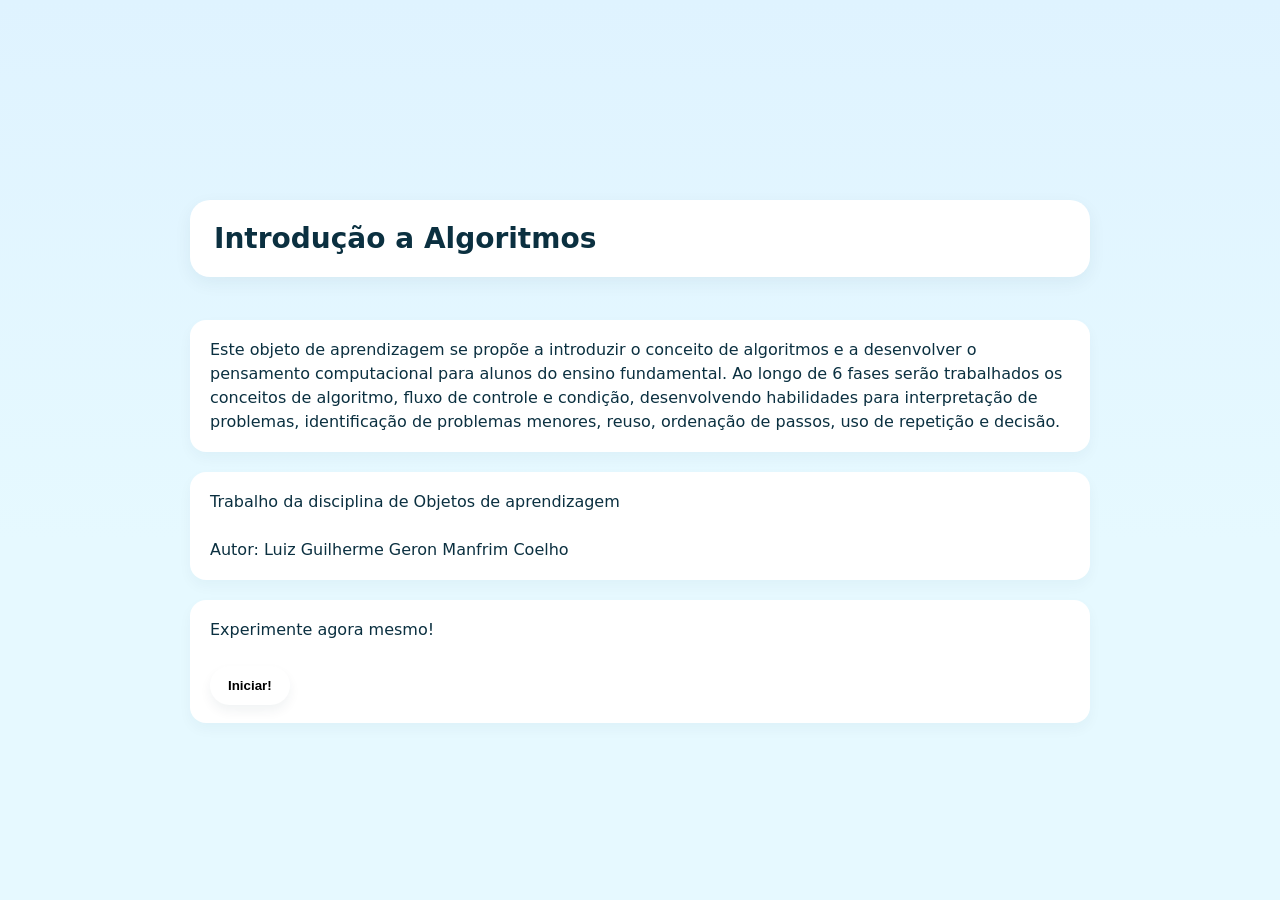
<file: index.html>
<!doctype html>
<html lang="pt-BR">
<head>
  <meta charset="utf-8" />
  <meta name="viewport" content="width=device-width, initial-scale=1" />
  <title>Introdução a Algoritmos</title>
  <style>
    :root{
      --bg: #dff3ff;
      --card: #ffffff;
      --radius: 16px;
      --gap: 20px;
      --maxw: 900px;
      --text-color: #0b3040;
    }

    *{box-sizing:border-box}
    html,body{
      height:100%;
      margin:0;
      font-family: Inter, system-ui, -apple-system, "Segoe UI", Roboto, "Helvetica Neue", Arial;
      background: linear-gradient(180deg, var(--bg), #e6f9ff 60%);
      color: var(--text-color);
      -webkit-font-smoothing:antialiased;
      -moz-osx-font-smoothing:grayscale;
    }

    .page{
      min-height:100%;
      display:flex;
      align-items:center;
      justify-content:center;
      padding:48px 16px;
    }

    .card{
      width:100%;
      max-width:var(--maxw);
      display:grid;
      grid-template-columns: 1fr;
      gap:var(--gap);
    }

    .title-box{
      background:var(--card);
      padding:22px 24px;
      border-radius: calc(var(--radius) + 4px);
      box-shadow: 0 6px 18px rgba(11,48,64,0.06);
      font-size:clamp(20px, 3.6vw, 28px);
      font-weight:700;
      display:flex;
      align-items:center;
      justify-content:space-between;
    }

    .text-block{
      background:var(--card);
      padding:18px 20px;
      border-radius:var(--radius);
      box-shadow: 0 6px 14px rgba(11,48,64,0.04);
      line-height:1.5;
      font-size:16px;
    }

    .controls{
      display:flex;
      gap:12px;
      justify-content:space-between;
      align-items:center;
      margin-top:6px;
    }

    .btn{
      background: var(--card);
      border:0;
      padding:12px 18px;
      border-radius:999px;
      box-shadow: 0 6px 12px rgba(11,48,64,0.06);
      cursor:pointer;
      font-weight:600;
      transition:transform .12s ease, box-shadow .12s ease, background .12s ease;
    }

    .btn:disabled{
      background:#e5e5e5;
      cursor:not-allowed;
      opacity:0.8;
    }

    .btn:active{transform:translateY(1px)}
    .btn:focus{outline:3px solid rgba(11,48,64,0.08)}

    .btn.secondary{
      padding:10px 16px;
    }

    .btn-danger{
      background:#ffdddd;
      color:#7a0000;
      font-weight:700;
    }

    @media (min-width:700px){
      .card{
        grid-template-columns: 1fr;
      }
      .controls{
        display:flex;
      }
    }
    
    .status-badge{
      float:right;
      padding:4px 10px;
      border-radius:12px;
      font-size:14px;
      font-weight:600;
      color:white;
    }

    .status-pendente{
      background:#7e7e7e;
    }

    .status-concluido{
      background:#2e9d3d;
    }
  </style>
</head>
<body>
  <main class="page">
    <section class="card" role="main" aria-labelledby="page-title">
      <h1 id="page-title" class="title-box">Introdução a Algoritmos
      </h1>

      <article class="text-block">
        Este objeto de aprendizagem se propõe a introduzir o conceito de algoritmos e a desenvolver o pensamento computacional para alunos do ensino fundamental. Ao longo de 6 fases serão trabalhados os conceitos de algoritmo, fluxo de controle e condição, desenvolvendo habilidades para interpretação de problemas, identificação de problemas menores, reuso, ordenação de passos, uso de repetição e decisão.
      </article>

      <article class="text-block">
        Trabalho da disciplina de Objetos de aprendizagem
        <br><br>
        Autor: Luiz Guilherme Geron Manfrim Coelho
      </article>

      <article class="text-block">
        Experimente agora mesmo!
        <br><br>
        <button id="startBtn" class="btn" type="button">Iniciar!</button>
      </article>
    </section>
  </main>
  <script>
    const startBtn = document.getElementById('startBtn');

    function iniciar() {
      window.location.href = 'Implementação/Teste2/fase1.html';
    }

    startBtn.addEventListener('click', iniciar);
  </script>
</body>
</html>
</file>
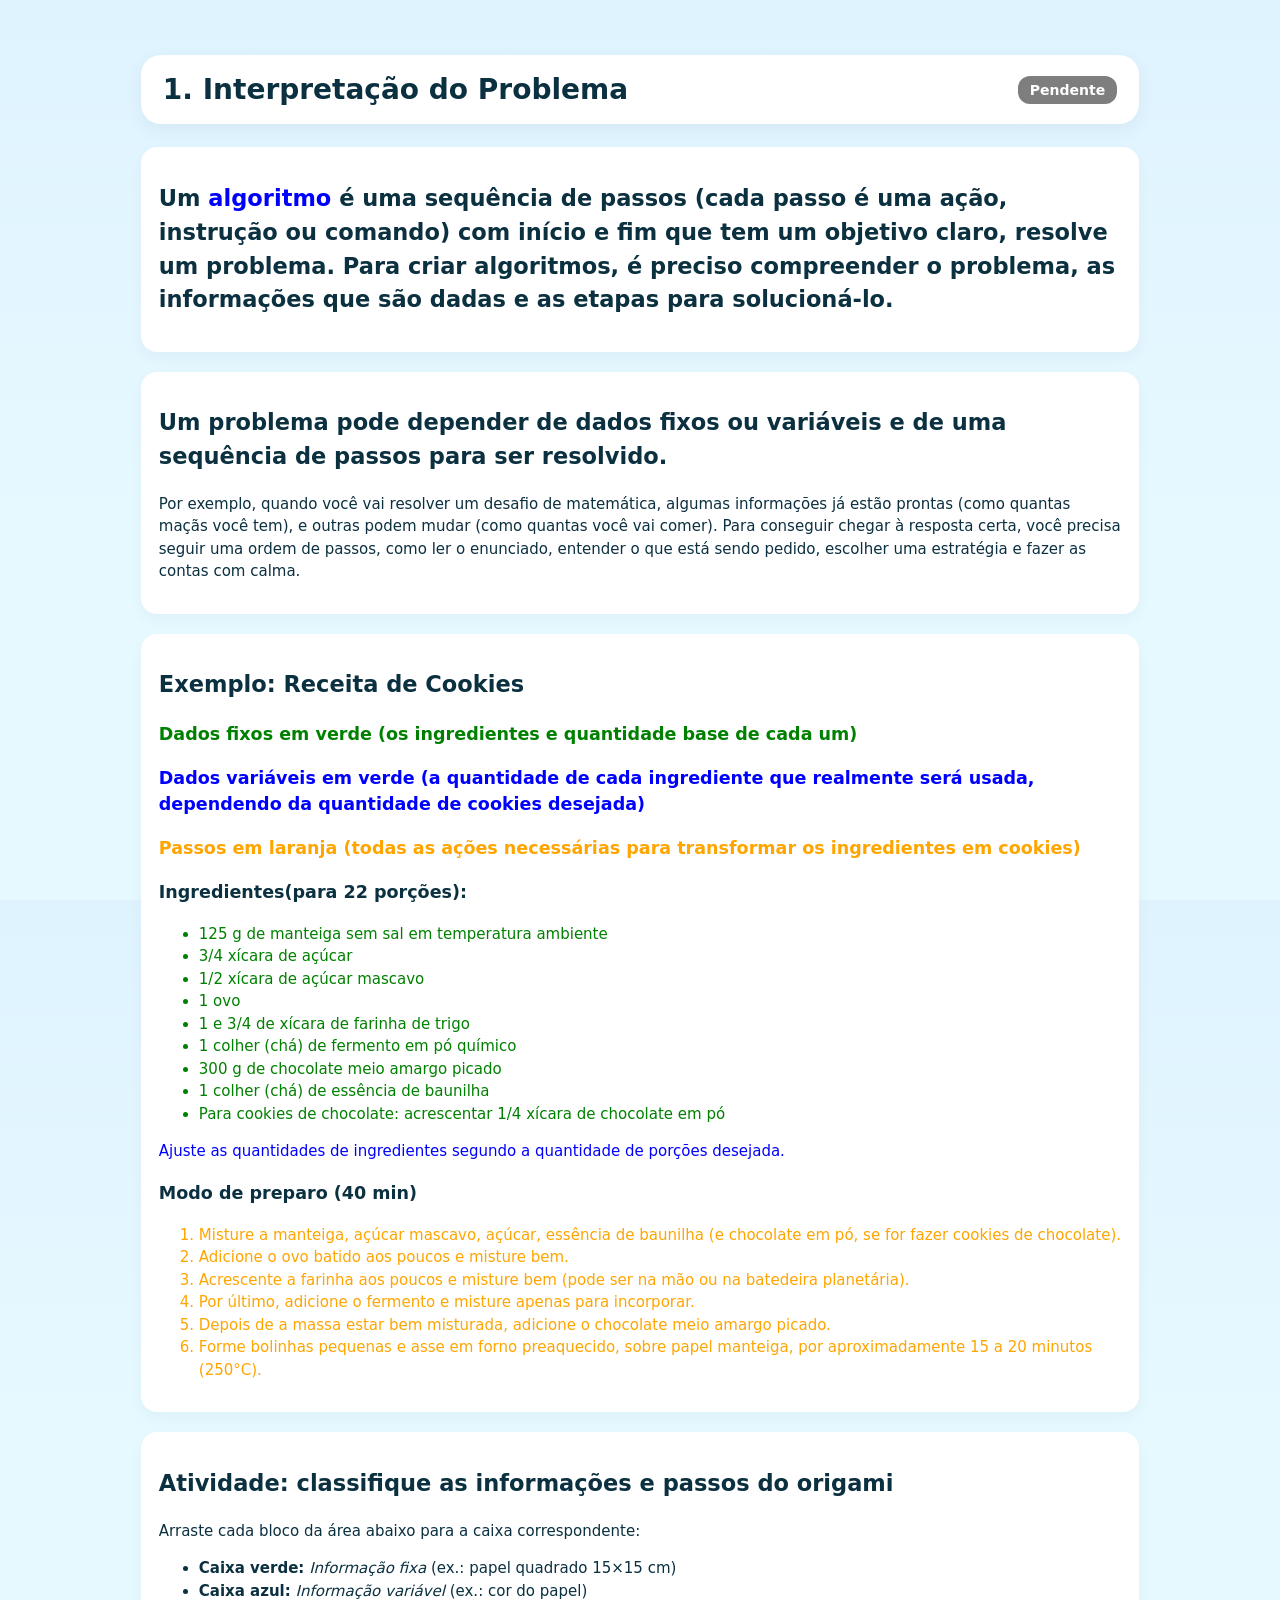
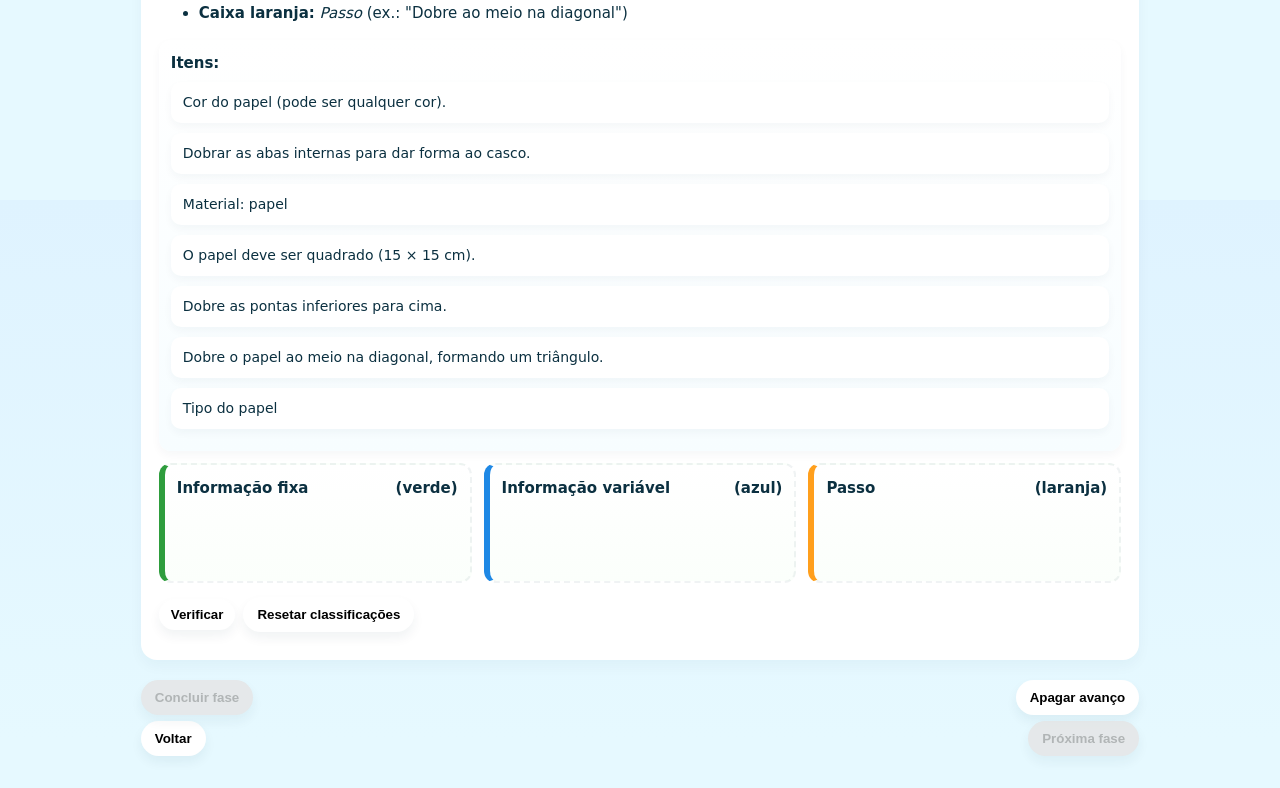
<file: Implementação/Teste2/fase1.html>
<!doctype html>
<html lang="pt-BR">
<head>
  <meta charset="utf-8" />
  <meta name="viewport" content="width=device-width, initial-scale=1" />
  <title>Interpretação do Problema</title>
  <link rel="stylesheet" href="style.css">
  <script src="componenteIndicativo.js"></script>
  <script src="componenteExplicativoFase1.js"></script>
  <script src="componenteAvaliativoFase1.js"></script>
  
</head>
<body>
  <main class="page">
    <section role="main" aria-labelledby="page-title" style="width: 80%;">

      <componente-explicativo></componente-explicativo>
      <componente-avaliativo></componente-avaliativo>

      <div class="controls" aria-hidden="false">
        <button class="btn left" type="button" id="btConcluir" onclick="concluirFase()" disabled>Concluir fase</button>
        <button class="btn left" type="button" onclick="apagarAvanco()" >Apagar avanço</button>
      </div>

      <div class="controls" aria-hidden="false">
        <button class="btn left" type="button" onclick="window.location.href='../../index.html'">
          Voltar
        </button>
        
        <div style="display:flex; gap:12px;">
          <button class="btn left" type="button" id="btNext" onclick="window.location.href='fase2.html'">
            Próxima fase
          </button>
        </div>
      </div>
    </section>
  </main>
</body>
<script src="logicaAvaliativaFase1.js"></script>
<script src="logicaIndicativa.js"></script>
<script>
  const btConcluir = document.getElementById("btConcluir");
  const btNext = document.getElementById("btNext");

  const storageKey = "classificacoes_fase1";
  funAprov = () => {btConcluir.disabled = false;};
  funReset = () => {btConcluir.disabled = true;};
  initAvaliacao();

  const fase = "fase1";
  funConcl = () => {btNext.disabled = false;};
  funApaga = () => {btNext.disabled = true;};
  foiConcluida();
</script>
</html>
</file>
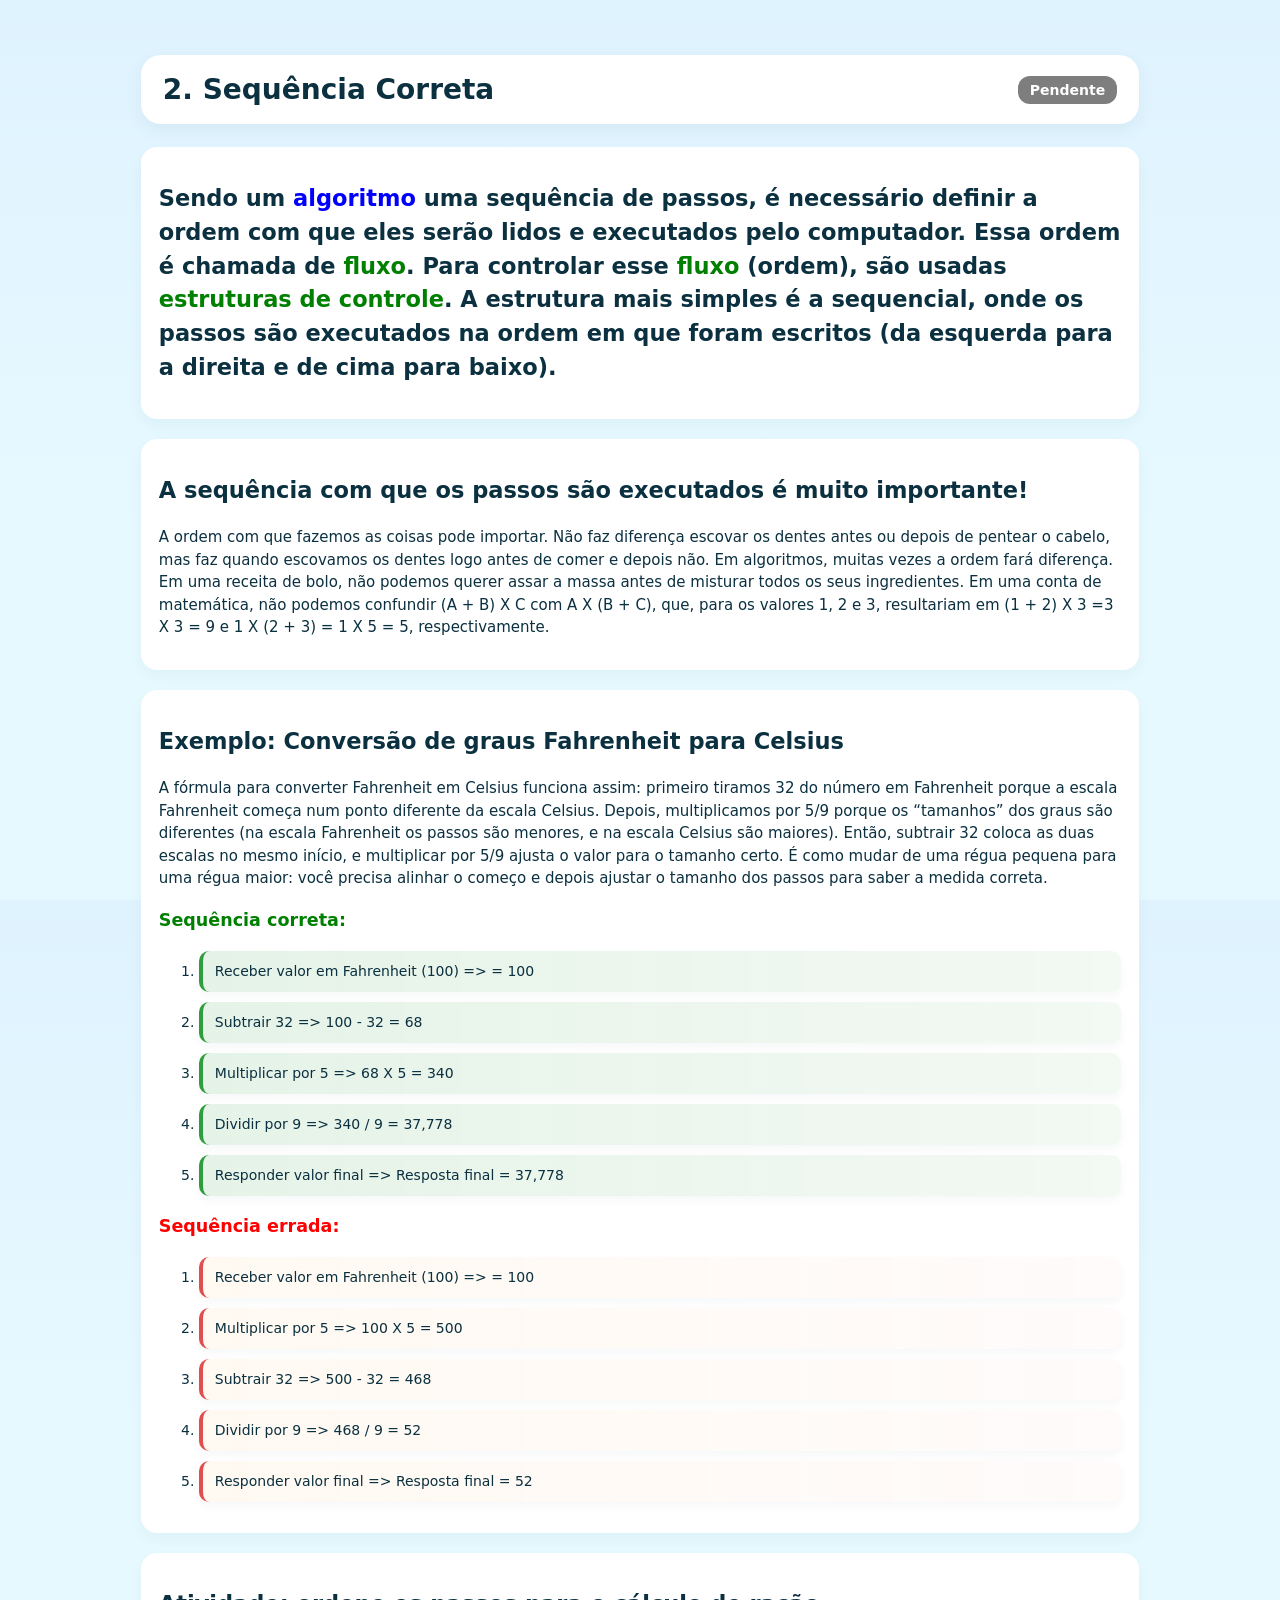
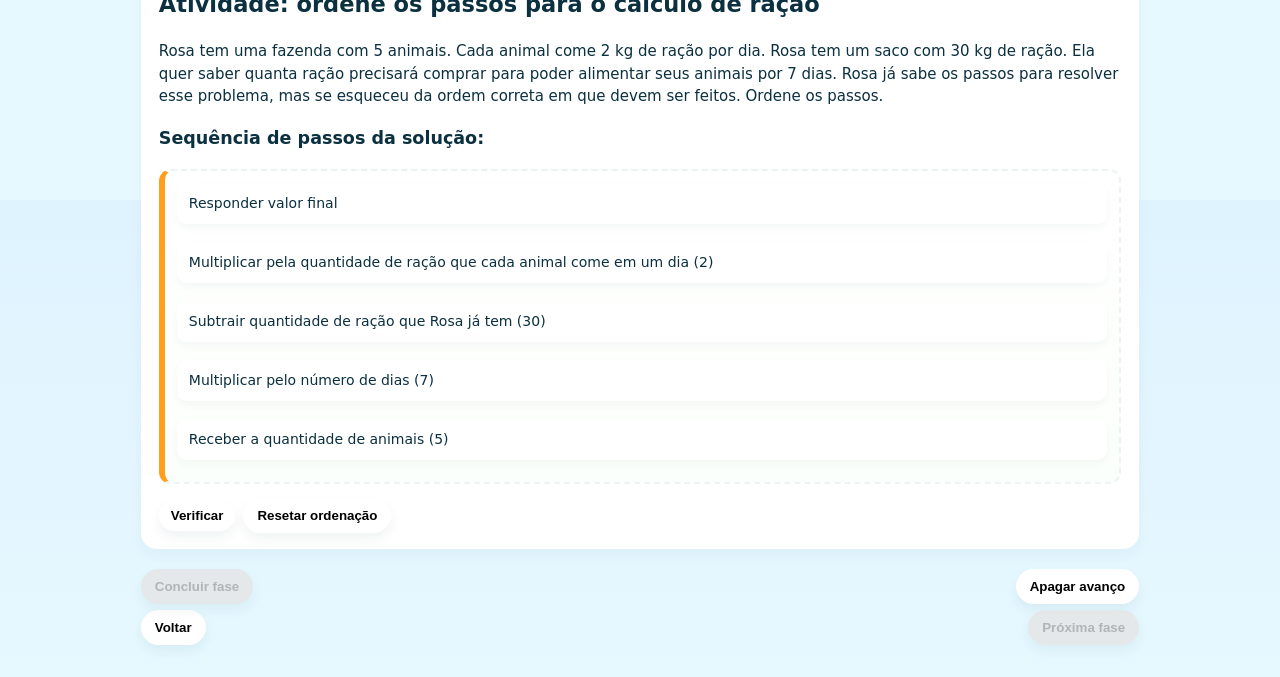
<file: Implementação/Teste2/fase2.html>
<!doctype html>
<html lang="pt-BR">
<head>
  <meta charset="utf-8" />
  <meta name="viewport" content="width=device-width, initial-scale=1" />
  <title>Sequência Correta</title>
  <link rel="stylesheet" href="style.css">
  <script src="componenteIndicativo.js"></script>
  <script src="componenteExplicativoFase2.js"></script>
  <script src="componenteAvaliativoFase2.js"></script>
  
</head>
<body>
  <main class="page">
    <section role="main" aria-labelledby="page-title" style="width: 80%;">

      <componente-explicativo></componente-explicativo>
      <componente-avaliativo></componente-avaliativo>

      <div class="controls" aria-hidden="false">
        <button class="btn left" type="button" id="btConcluir" onclick="concluirFase()" disabled>Concluir fase</button>
        <button class="btn left" type="button" onclick="apagarAvanco()" >Apagar avanço</button>
      </div>

      <div class="controls" aria-hidden="false">
        <button class="btn left" type="button" onclick="window.location.href='fase1.html'">
          Voltar
        </button>
        
        <div style="display:flex; gap:12px;">
          <button class="btn left" type="button" id="btNext" onclick="window.location.href='fase3.html'">
            Próxima fase
          </button>
        </div>
      </div>
    </section>
  </main>
</body>
<script src="logicaAvaliativaFase2.js"></script>
<script src="logicaIndicativa.js"></script>
<script>
  const btConcluir = document.getElementById("btConcluir");
  const btNext = document.getElementById("btNext");

  const storageKey = "classificacoes_fase2";
  funAprov = () => {btConcluir.disabled = false;};
  funReset = () => {btConcluir.disabled = true;};
  initAvaliacao();

  const fase = "fase2";
  funConcl = () => {btNext.disabled = false;};
  funApaga = () => {btNext.disabled = true;};
  foiConcluida();
</script>
</html>
</file>
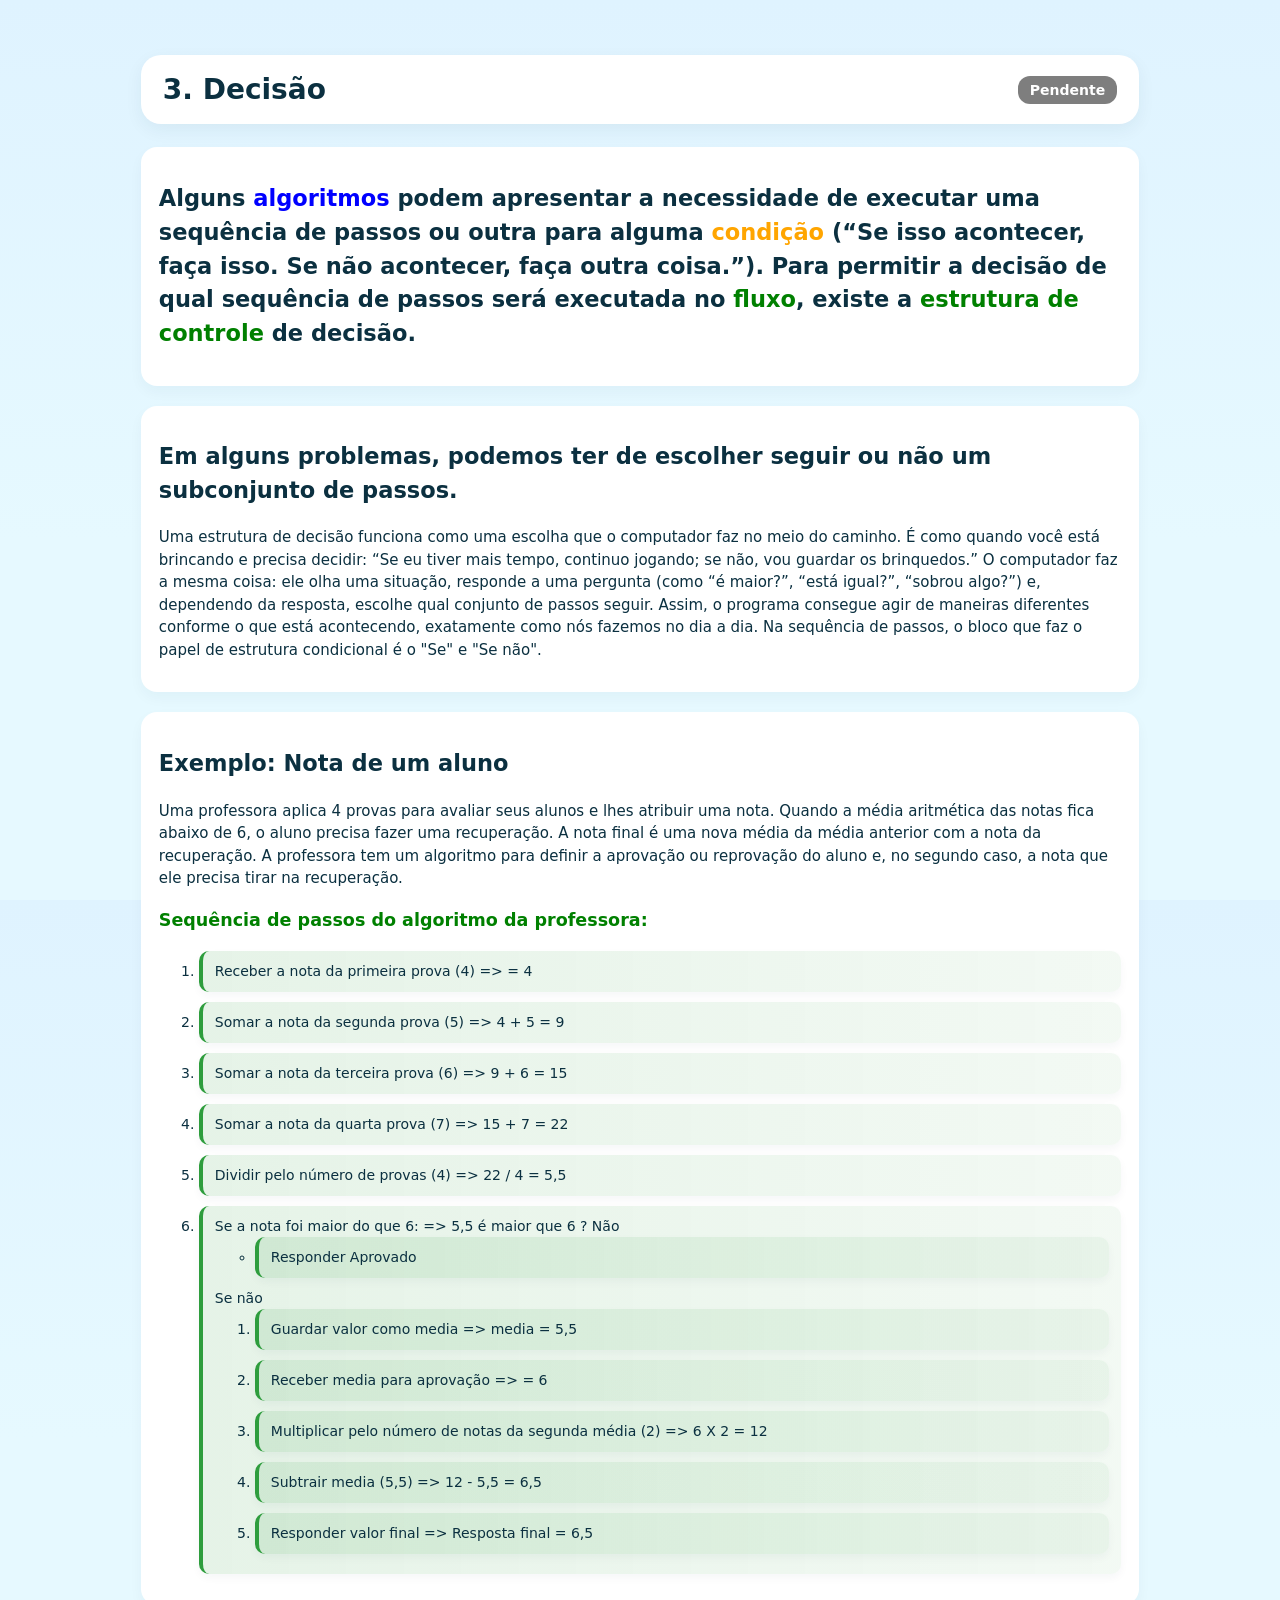
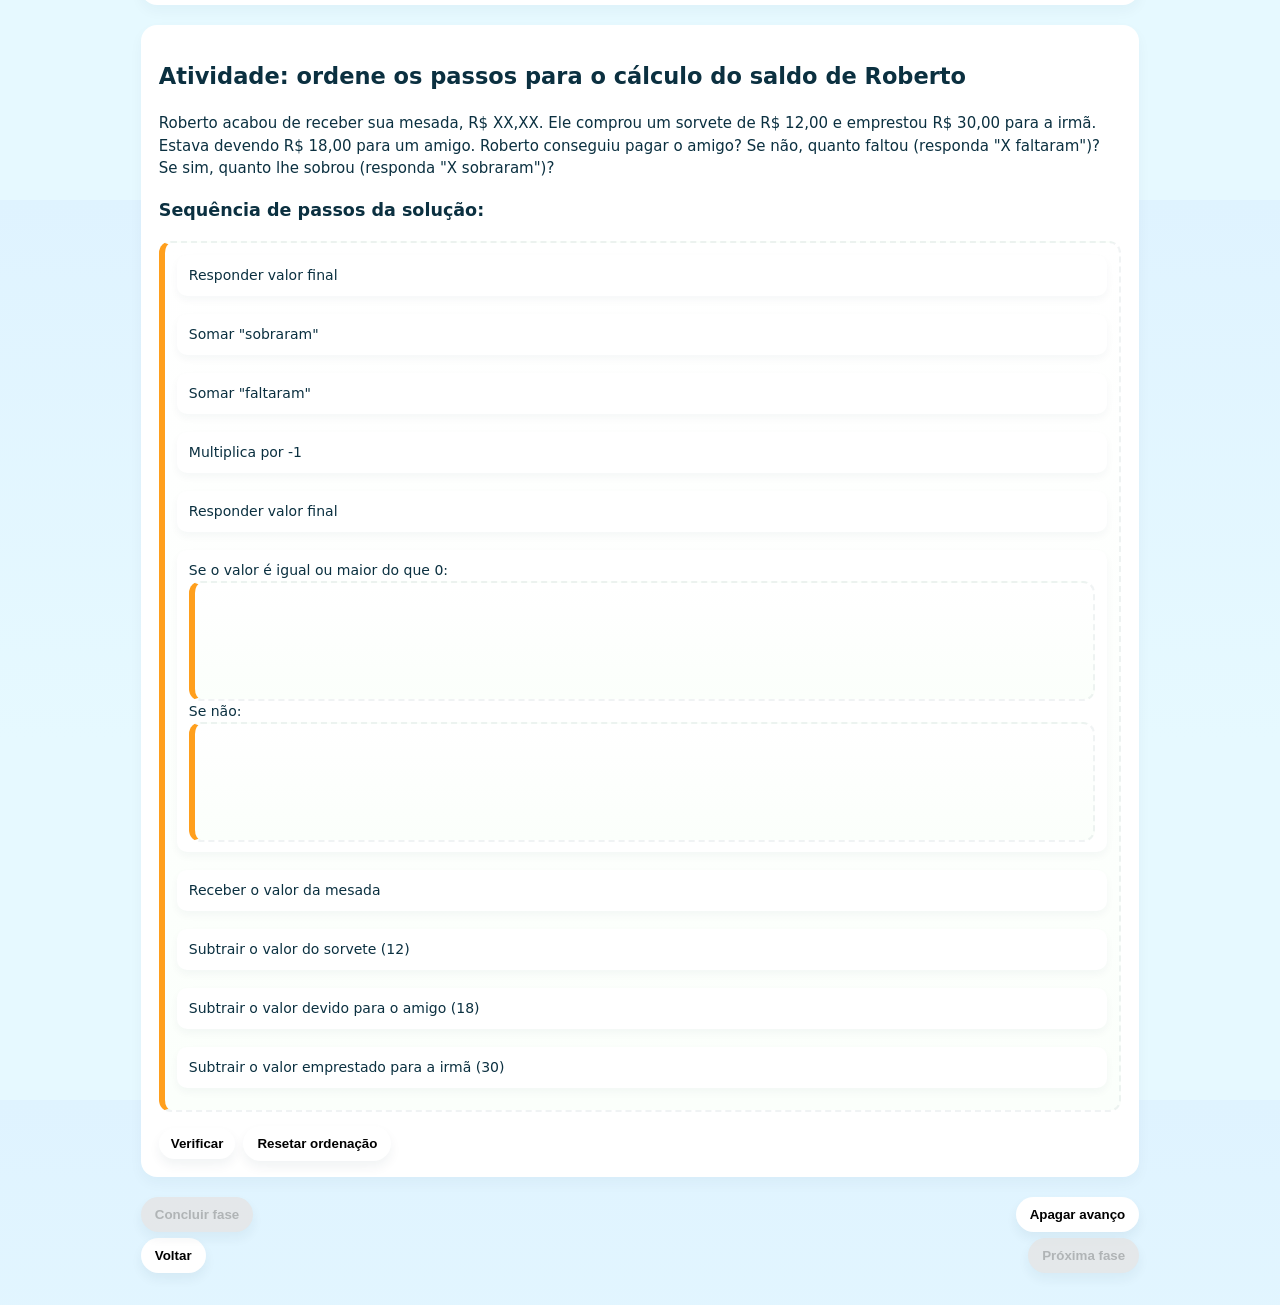
<file: Implementação/Teste2/fase3.html>
<!doctype html>
<html lang="pt-BR">
<head>
  <meta charset="utf-8" />
  <meta name="viewport" content="width=device-width, initial-scale=1" />
  <title>Decisão</title>
  <link rel="stylesheet" href="style.css">
  <script src="componenteIndicativo.js"></script>
  <script src="componenteExplicativoFase3.js"></script>
  <script src="componenteAvaliativoFase3.js"></script>
  
</head>
<body>
  <main class="page">
    <section role="main" aria-labelledby="page-title" style="width: 80%;">

      <componente-explicativo></componente-explicativo>
      <componente-avaliativo></componente-avaliativo>

      <div class="controls" aria-hidden="false">
        <button class="btn left" type="button" id="btConcluir" onclick="concluirFase()" disabled>Concluir fase</button>
        <button class="btn left" type="button" onclick="apagarAvanco()" >Apagar avanço</button>
      </div>

      <div class="controls" aria-hidden="false">
        <button class="btn left" type="button" onclick="window.location.href='fase2.html'">
          Voltar
        </button>
        
        <div style="display:flex; gap:12px;">
          <button class="btn left" type="button" id="btNext" onclick="window.location.href='fase4.html'">
            Próxima fase
          </button>
        </div>
      </div>
    </section>
  </main>
</body>
<script src="logicaAvaliativaFase3.js"></script>
<script src="logicaIndicativa.js"></script>
<script>
  const btConcluir = document.getElementById("btConcluir");
  const btNext = document.getElementById("btNext");

  const storageKey = "classificacoes_fase3";
  funAprov = () => {btConcluir.disabled = false;};
  funReset = () => {btConcluir.disabled = true;};
  initAvaliacao();

  const fase = "fase3";
  funConcl = () => {btNext.disabled = false;};
  funApaga = () => {btNext.disabled = true;};
  foiConcluida();
</script>
</html>
</file>
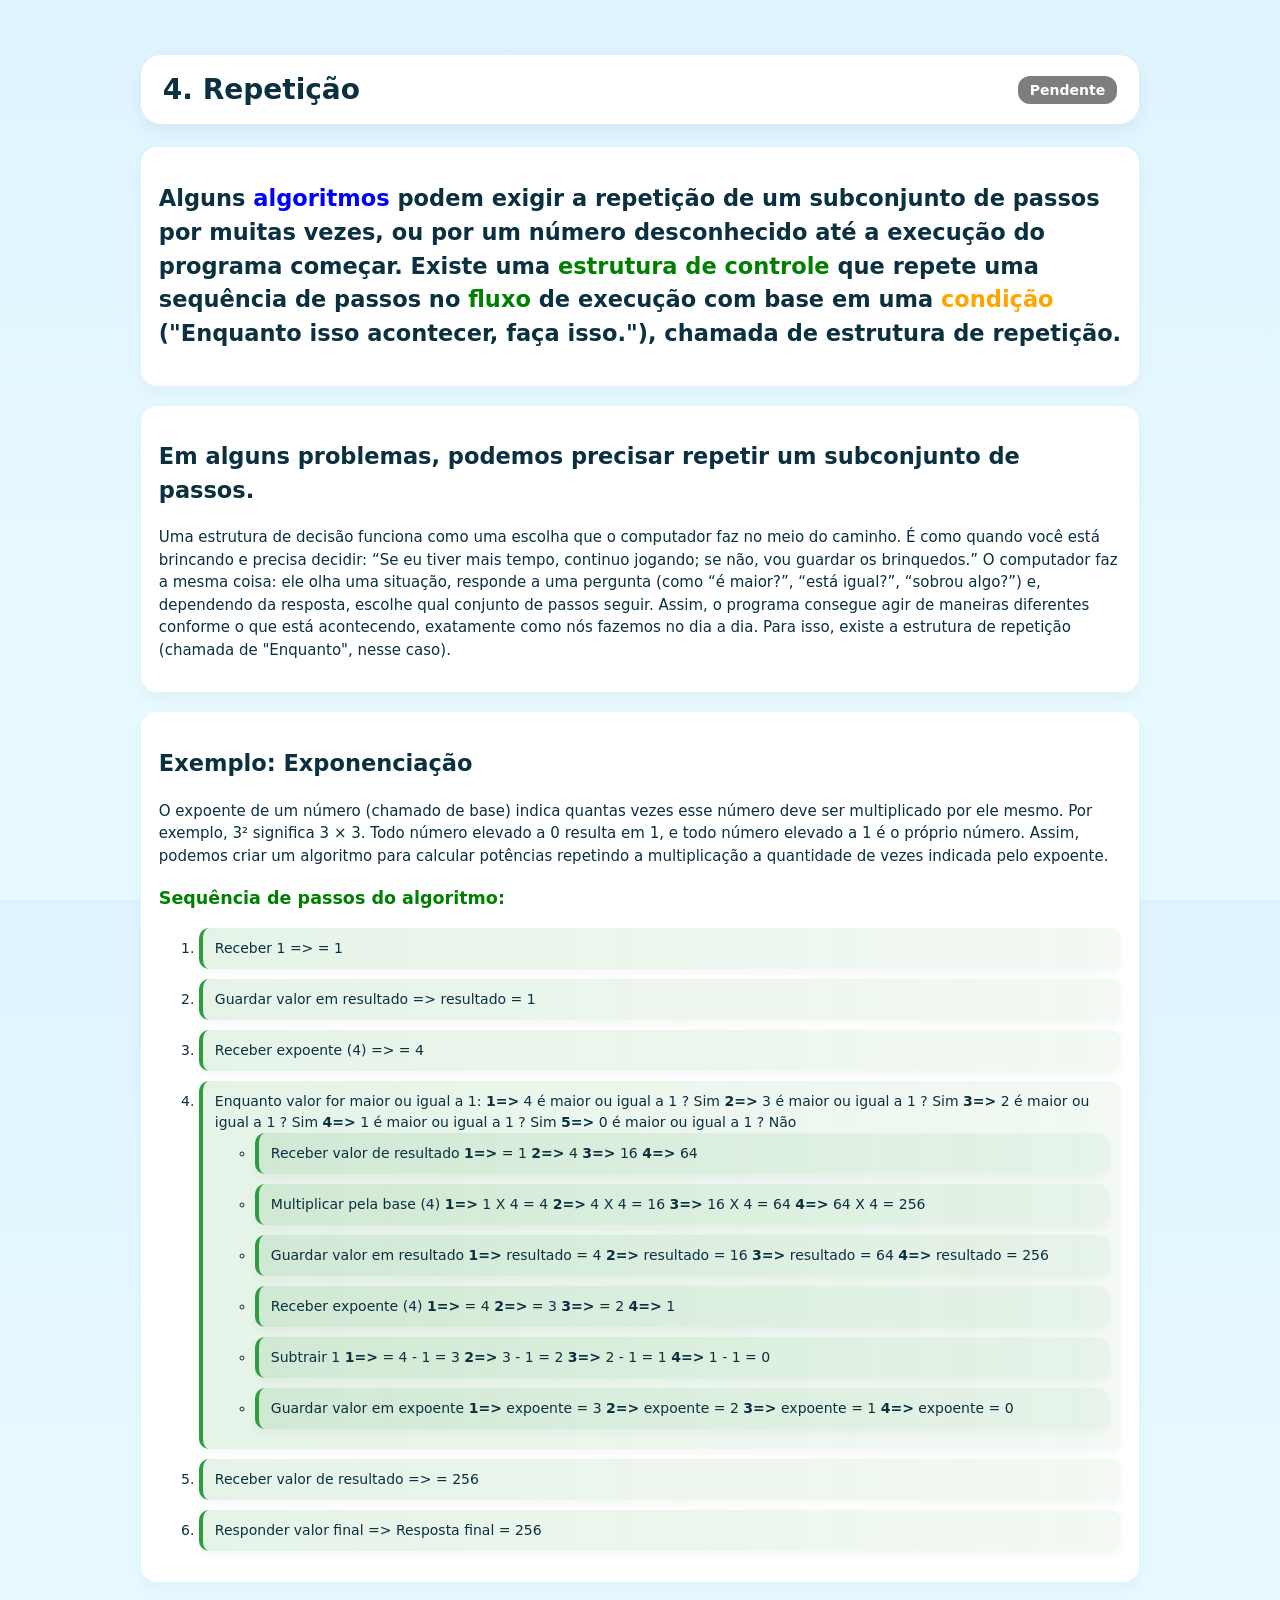
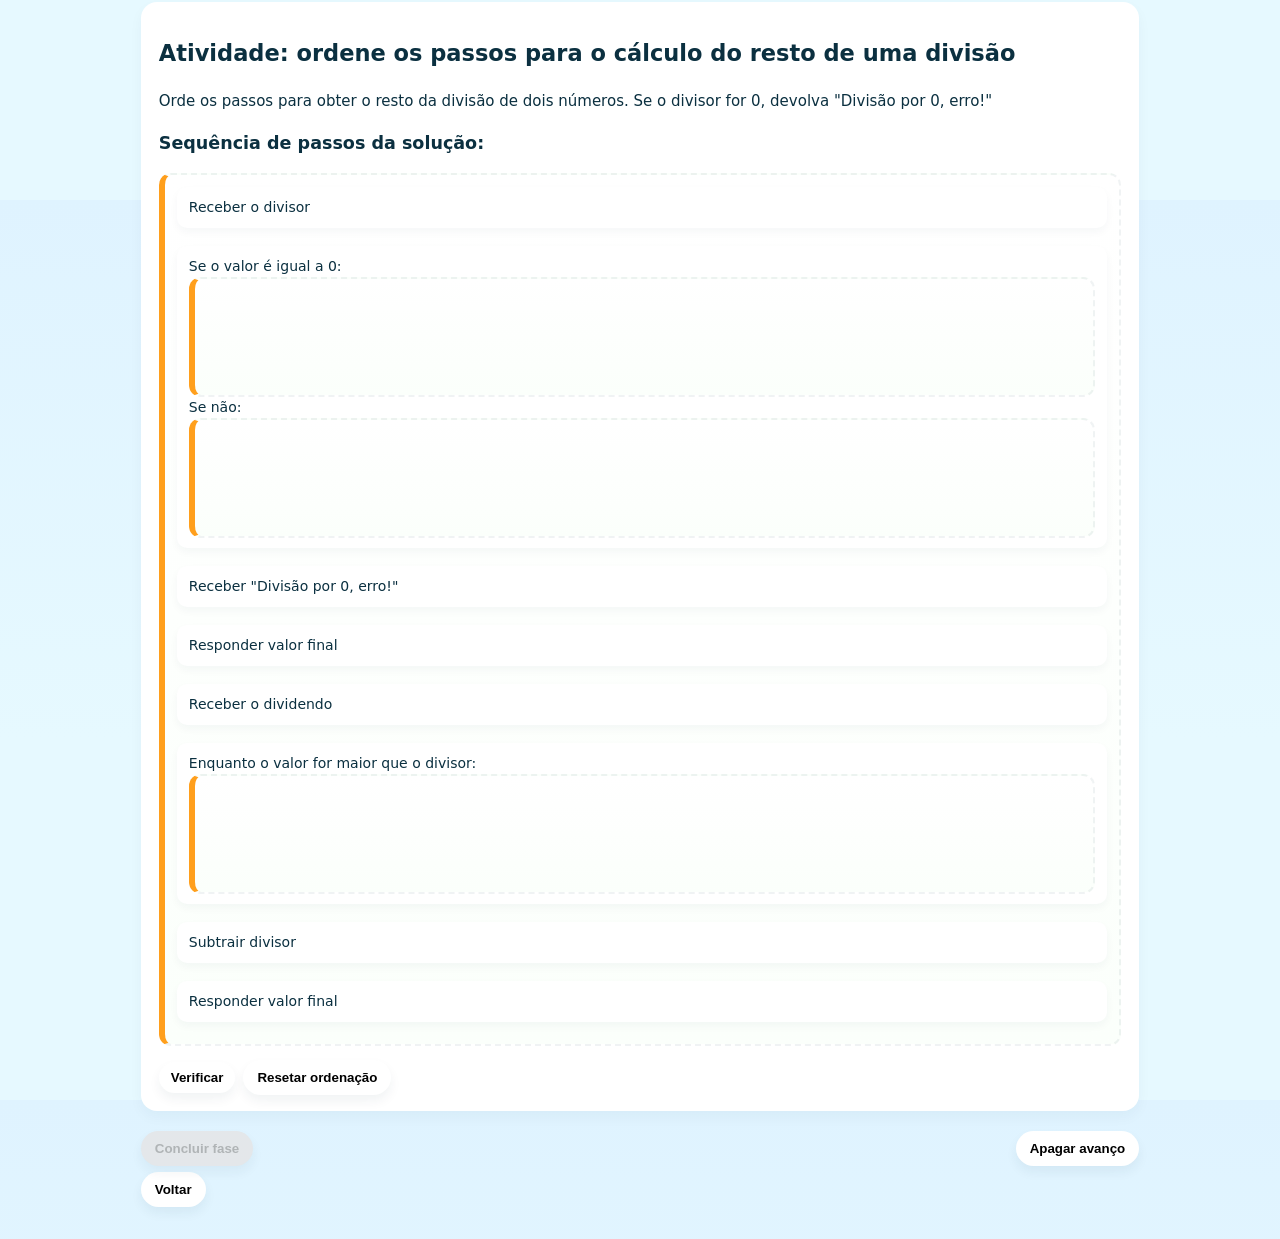
<file: Implementação/Teste2/fase4.html>
<!doctype html>
<html lang="pt-BR">
<head>
  <meta charset="utf-8" />
  <meta name="viewport" content="width=device-width, initial-scale=1" />
  <title>Repetição</title>
  <link rel="stylesheet" href="style.css">
  <script src="componenteIndicativo.js"></script>
  <script src="componenteExplicativoFase4.js"></script>
  <script src="componenteAvaliativoFase4.js"></script>
  
</head>
<body>
  <main class="page">
    <section role="main" aria-labelledby="page-title" style="width: 80%;">

      <componente-explicativo></componente-explicativo>
      <componente-avaliativo></componente-avaliativo>

      <div class="controls" aria-hidden="false">
        <button class="btn left" type="button" id="btConcluir" onclick="concluirFase()" disabled>Concluir fase</button>
        <button class="btn left" type="button" onclick="apagarAvanco()" >Apagar avanço</button>
      </div>

      <div class="controls" aria-hidden="false">
        <button class="btn left" type="button" onclick="window.location.href='fase3.html'">
          Voltar
        </button>
        
        <div style="display:flex; gap:12px;">
          <button class="btn left" type="button" id="btNext" onclick="window.location.href='fase4.html'" style="display:none;">
            Próxima fase
          </button>
        </div>
      </div>
    </section>
  </main>
</body>
<script src="logicaAvaliativaFase4.js"></script>
<script src="logicaIndicativa.js"></script>
<script>
  const btConcluir = document.getElementById("btConcluir");
  const btNext = document.getElementById("btNext");

  const storageKey = "classificacoes_fase4";
  funAprov = () => {btConcluir.disabled = false;};
  funReset = () => {btConcluir.disabled = true;};
  initAvaliacao();

  const fase = "fase4";
  funConcl = () => {btNext.disabled = false;};
  funApaga = () => {btNext.disabled = true;};
  foiConcluida();
</script>
</html>
</file>
<file: Implementação/Teste2/style.css>
:root{
      --bg: #dff3ff;
      --card: #ffffff;
      --radius: 16px;
      --gap: 20px;
      --maxw: 1100px;
      --text-color: #0b3040;
      --green: #2e9d3d;
      --blue: #1e88e5;
      --orange: #ff9f1c;
      --muted: #7e7e7e;
    }

    *{box-sizing:border-box}
    html,body{
      height:100%;
      margin:0;
      font-family: Inter, system-ui, -apple-system, "Segoe UI", Roboto, "Helvetica Neue", Arial;
      background: linear-gradient(180deg, var(--bg), #e6f9ff 60%);
      color: var(--text-color);
      -webkit-font-smoothing:antialiased;
      -moz-osx-font-smoothing:grayscale;
    }

    .page{
      min-height:100%;
      display:flex;
      align-items:center;
      justify-content:center;
      padding:32px 16px;
    }

    .card{
      width:100%;
      max-width:var(--maxw);
      grid-template-columns: 1fr 380px;
      gap:var(--gap);
    }

    .title-box{
      grid-column: 1 / -1;
      background:var(--card);
      padding:18px 22px;
      border-radius: calc(var(--radius) + 4px);
      box-shadow: 0 6px 18px rgba(11,48,64,0.06);
      font-size:clamp(20px, 3.6vw, 28px);
      font-weight:700;
      display:flex;
      align-items:center;
      justify-content:space-between;
    }

    .text-block{
      background:var(--card);
      padding:16px 18px;
      margin-bottom: 20px;
      border-radius:var(--radius);
      box-shadow: 0 6px 14px rgba(11,48,64,0.04);
      line-height:1.5;
      font-size:15px;
    }

    .controls{
      display:flex;
      gap:12px;
      justify-content:space-between;
      align-items:center;
      margin-top:6px;
      grid-column: 1 / -1;
    }

    .btn{
      background: var(--card);
      border:0;
      padding:10px 14px;
      border-radius:999px;
      box-shadow: 0 6px 12px rgba(11,48,64,0.06);
      cursor:pointer;
      font-weight:600;
      transition:transform .12s ease, box-shadow .12s ease, background .12s ease;
    }

    .btn:disabled{
      background:#e5e5e5;
      cursor:not-allowed;
      opacity:0.8;
    }

    .btn:active{transform:translateY(1px)}
    .btn:focus{outline:3px solid rgba(11,48,64,0.08)}

    .btn.secondary{
      padding:8px 12px;
    }

    .btn-danger{
      background:#ffdddd;
      color:#7a0000;
      font-weight:700;
    }

    .sidebar{
      display:flex;
      flex-direction:column;
      gap:12px;
      align-items:stretch;
      margin-bottom: 20px;
    }

    .pool{
      background: linear-gradient(180deg,#fff 0,#f7fdff 100%);
      padding:12px;
      border-radius:12px;
      min-height:280px;
      box-shadow: 0 4px 10px rgba(11,48,64,0.04);
      overflow:auto;
    }

    .pool h3{
      margin:0 0 8px 0;
      font-size:15px;
    }

    .draggable{
      background:var(--card);
      padding:10px 12px;
      border-radius:10px;
      box-shadow: 0 4px 8px rgba(11,48,64,0.04);
      margin-bottom:10px;
      cursor:grab;
      user-select:none;
      font-size:14px;
    }

    .draggable[aria-grabbed="true"]{opacity:0.7}

    .dropzone{
      background: linear-gradient(180deg,#ffffff 0,#fbfffb 100%);
      border:2px dashed rgba(11,48,64,0.06);
      padding:12px;
      border-radius:12px;
      min-height:120px;
      display:flex;
      flex-direction:column;
      gap:8px;
      align-items:stretch;
      transition:background .12s ease, border-color .12s ease;
    }

    .dropzone.over{
      border-color: rgba(11,48,64,0.12);
      background: rgba(255,255,255,0.98);
    }

    .drop-title{
      display:flex;
      align-items:center;
      justify-content:space-between;
      gap:8px;
      margin-bottom:6px;
      font-weight:700;
    }

    .drop-grid{
      display:grid;
      grid-template-columns: 1fr;
      gap:12px;
    }

    .drop-green{ border-left:6px solid var(--green); }
    .drop-blue{ border-left:6px solid var(--blue); }
    .drop-orange{ border-left:6px solid var(--orange); }

    .status-badge{
      float:right;
      padding:6px 12px;
      border-radius:12px;
      font-size:14px;
      font-weight:600;
      color:white;
    }

    .status-pendente{
      background:var(--muted);
    }

    .status-concluido{
      background:var(--green);
    }

    .hint {
      font-size:13px;
      color: #334;
      opacity:0.9;
      margin-top:8px;
    }

    .result-correct{ background: linear-gradient(90deg, rgba(46,157,61,0.12), rgba(46,157,61,0.06)); border-left:4px solid var(--green); }
    .result-wrong{ background: linear-gradient(90deg, rgba(255,159,28,0.06), rgba(255,50,50,0.02)); border-left:4px solid #e04e4e; }

    @media (max-width: 980px){
      .card{ grid-template-columns: 1fr; padding-bottom:20px; }
      .sidebar{ order: 2; }
    }
</file>
